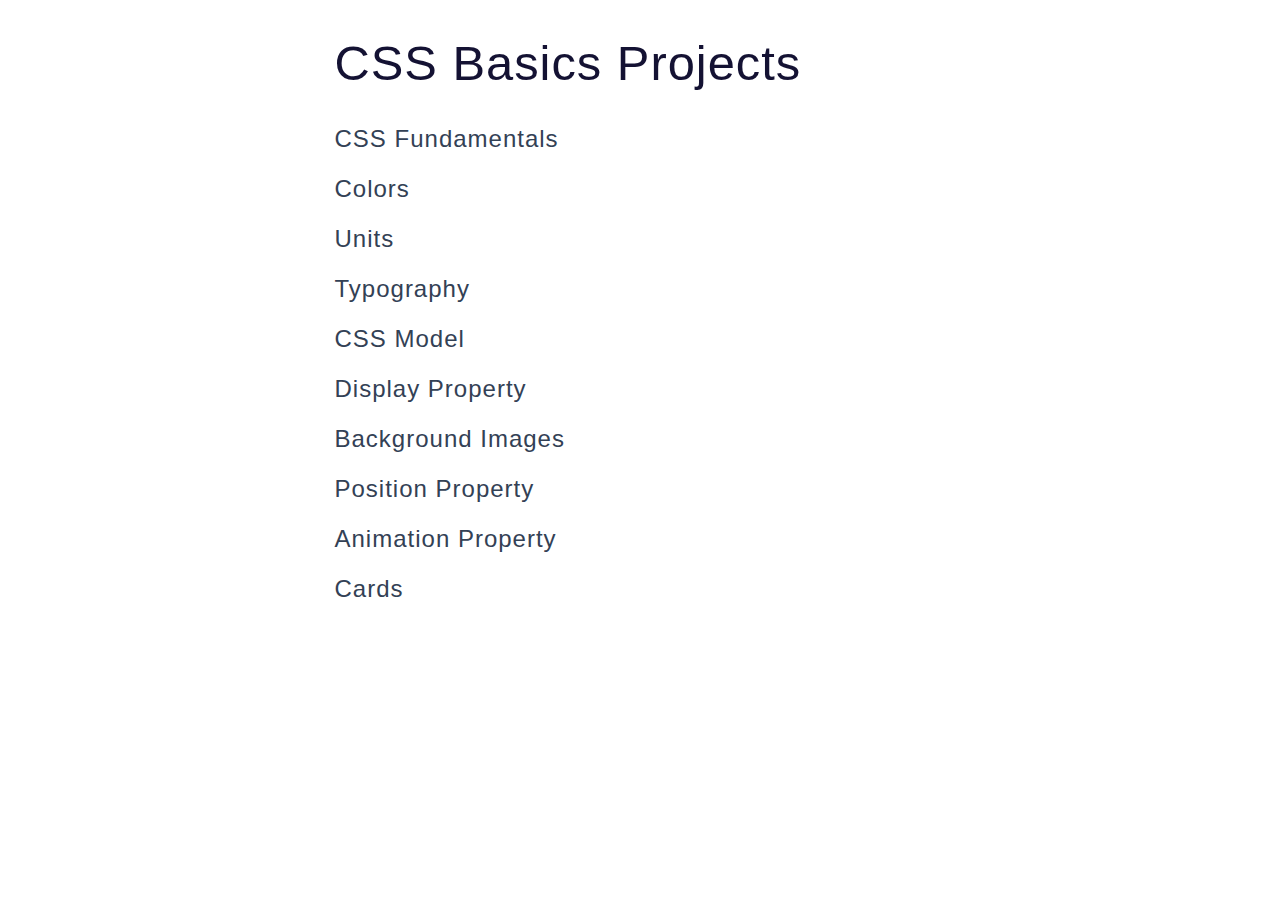
<file: index.html>
<!DOCTYPE html>
<html lang="en">
  <head>
    <meta charset="UTF-8" />
    <meta http-equiv="X-UA-Compatible" content="IE=edge" />
    <meta name="viewport" content="width=device-width, initial-scale=1.0" />
    <title>CSS Basics Projects</title>
    <!-- normalize -->
    <link rel="stylesheet" href="./normalize.css" />
    <!-- font-awesome -->
    <link
      rel="stylesheet"
      href="https://cdnjs.cloudflare.com/ajax/libs/font-awesome/5.14.0/css/all.min.css"
    />
    <!-- Stylesheet -->
    <link rel="stylesheet" href="./styles.css" />
  </head>
  <body>
    <section class="section">
      <h1 class="section-title">CSS Basics Projects</h1>
      <ul class="projects">
        <li class="project-title">
          <a href="./01-css-fundamentals/index.html">
            <span>css</span> fundamentals
          </a>
        </li>
        <li class="project-title">
          <a href="./02-colors/index.html"> colors </a>
        </li>
        <li class="project-title">
          <a href="./03-units/index.html"> units</a>
        </li>
        <li class="project-title">
          <a href="./04-typography/index.html"> typography </a>
        </li>
        <li class="project-title">
          <a href="./05-css-model/index.html"> <span>css</span> model </a>
        </li>
        <li class="project-title">
          <a href="./06-display-property/index.html"> display property </a>
        </li>
        <li class="project-title">
          <a href="./07-background-images/index.html"> background images </a>
        </li>
        <li class="project-title">
          <a href="./08-position-property/index.html"> position property </a>
        </li>
        <li class="project-title">
          <a href="./09-animation-property/index.html"> animation property </a>
        </li>
        <li class="project-title">
          <a href="./10-cards/index.html"> cards </a>
        </li>
      </ul>
    </section>
  </body>
</html>
</file>
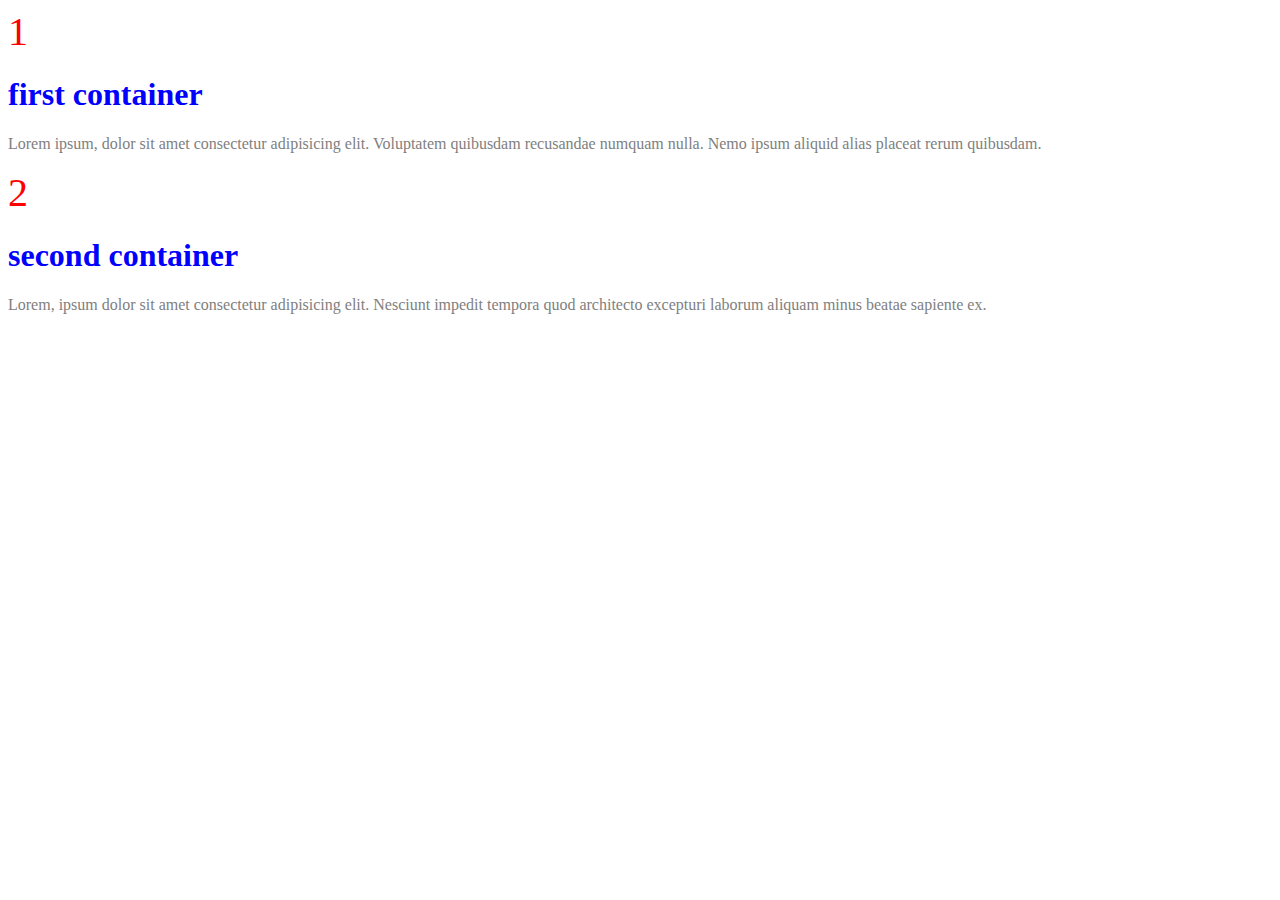
<file: 01-css-fundamentals/index.html>
<!DOCTYPE html>
<html lang="en">
  <head>
    <meta charset="UTF-8" />
    <meta http-equiv="X-UA-Compatible" content="IE=edge" />
    <meta name="viewport" content="width=device-width, initial-scale=1.0" />
    <title>CSS Fundamentals</title>
    <link rel="stylesheet" href="./main.css" />
  </head>
  <body>
    <!-- First container -->
    <div class="container">
      <span class="icon">1</span>
      <h1 id="first-heading">first container</h1>
      <p>
        Lorem ipsum, dolor sit amet consectetur adipisicing elit. Voluptatem
        quibusdam recusandae numquam nulla. Nemo ipsum aliquid alias placeat
        rerum quibusdam.
      </p>
    </div>
    <!-- End of First container -->

    <!-- Second container -->
    <div class="container">
      <span class="icon">2</span>
      <h1 id="second-heading">second container</h1>
      <p>
        Lorem, ipsum dolor sit amet consectetur adipisicing elit. Nesciunt
        impedit tempora quod architecto excepturi laborum aliquam minus beatae
        sapiente ex.
      </p>
    </div>
    <!-- End of Second container -->
  </body>
</html>
</file>
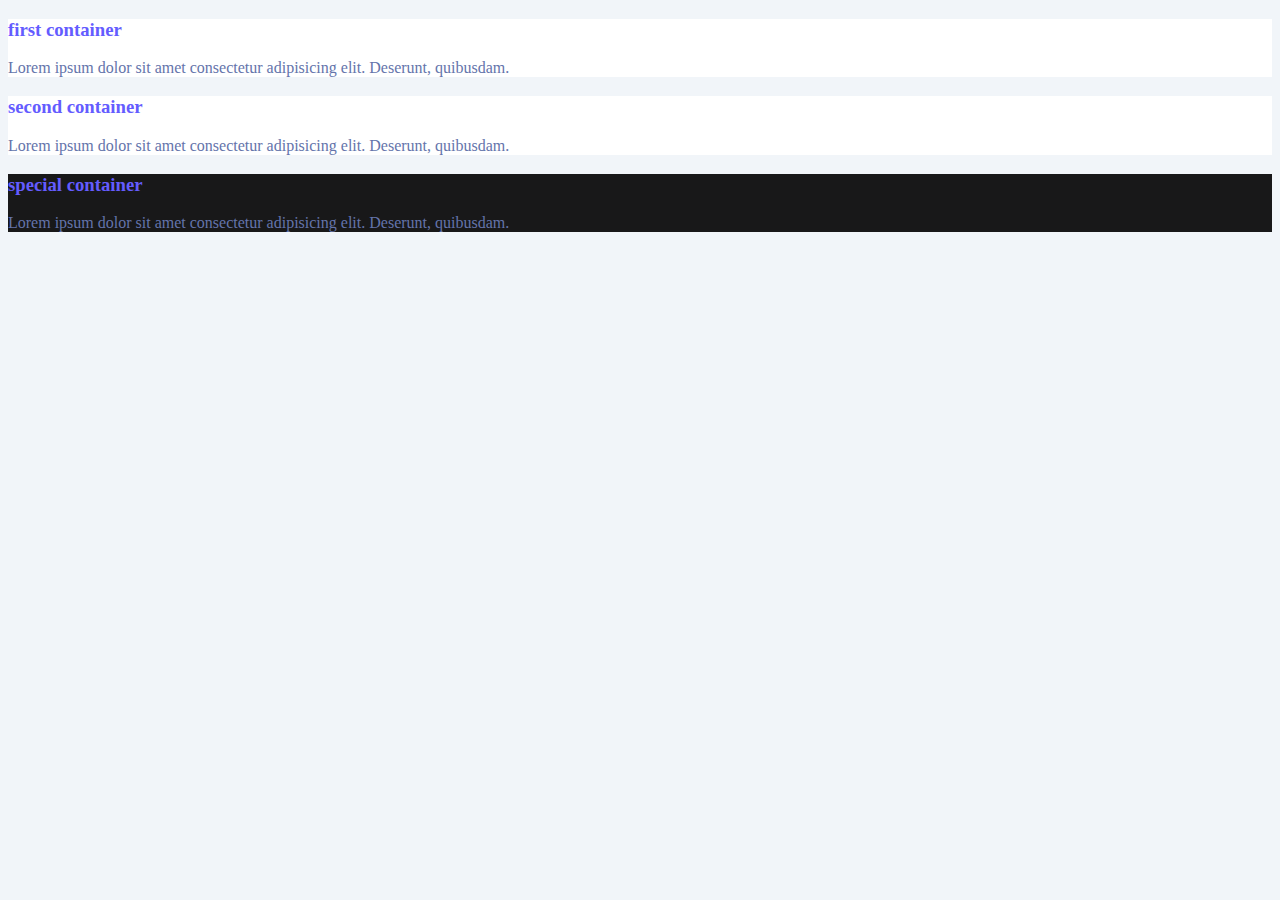
<file: 02-colors/index.html>
<!DOCTYPE html>
<html lang="en">
  <head>
    <meta charset="UTF-8" />
    <meta http-equiv="X-UA-Compatible" content="IE=edge" />
    <meta name="viewport" content="width=device-width, initial-scale=1.0" />
    <title>Colors</title>
    <link rel="stylesheet" href="./main.css" />
  </head>
  <body>
    <!-- First Container -->
    <div class="container">
      <h3>first container</h3>
      <p>
        Lorem ipsum dolor sit amet consectetur adipisicing elit. Deserunt,
        quibusdam.
      </p>
    </div>
    <!-- End of First Container -->

    <!-- Second Container -->
    <div class="container">
      <h3>second container</h3>
      <p>
        Lorem ipsum dolor sit amet consectetur adipisicing elit. Deserunt,
        quibusdam.
      </p>
    </div>
    <!-- End of Second Container -->

    <!-- Third Container -->
    <div class="container special-container">
      <h3>special container</h3>
      <p>
        Lorem ipsum dolor sit amet consectetur adipisicing elit. Deserunt,
        quibusdam.
      </p>
    </div>
    <!-- End of Third Container -->
  </body>
</html>
</file>
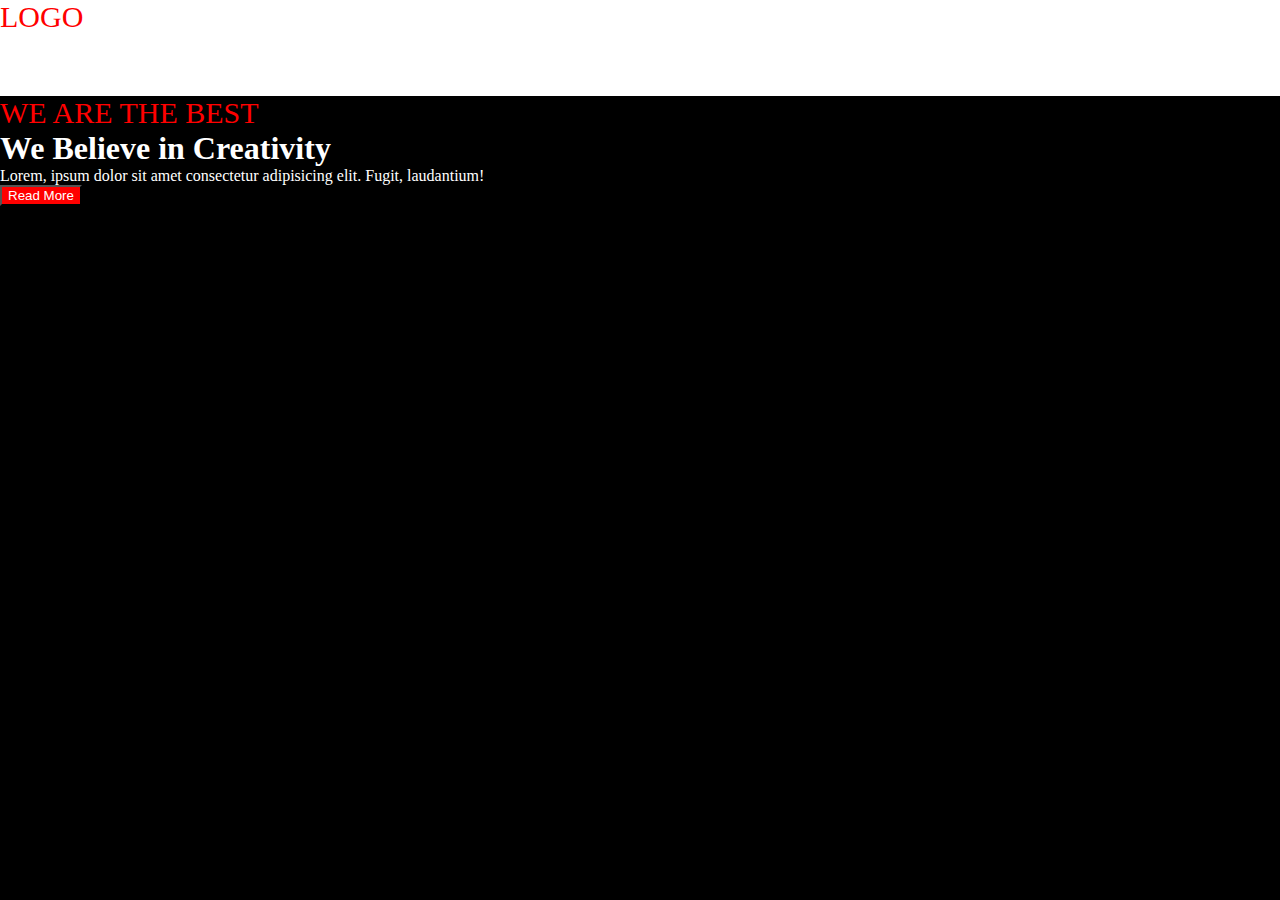
<file: 03-units/index.html>
<!DOCTYPE html>
<html lang="en">
  <head>
    <meta charset="UTF-8" />
    <meta http-equiv="X-UA-Compatible" content="IE=edge" />
    <meta name="viewport" content="width=device-width, initial-scale=1.0" />
    <title>Units</title>
    <link rel="stylesheet" href="./main.css" />
  </head>

  <body>
    <!-- Navbar -->
    <div id="navbar">
      <span class="logo">LOGO</span>
    </div>
    <!-- End of Navbar -->

    <!-- Hero -->
    <div class="hero">
      <span>WE ARE THE BEST</span>
      <h1>We Believe in Creativity</h1>
      <p>
        Lorem, ipsum dolor sit amet consectetur adipisicing elit. Fugit,
        laudantium!
      </p>
      <button class="hero-btn">Read More</button>
    </div>
    <!-- End of Hero -->
  </body>
</html>
</file>
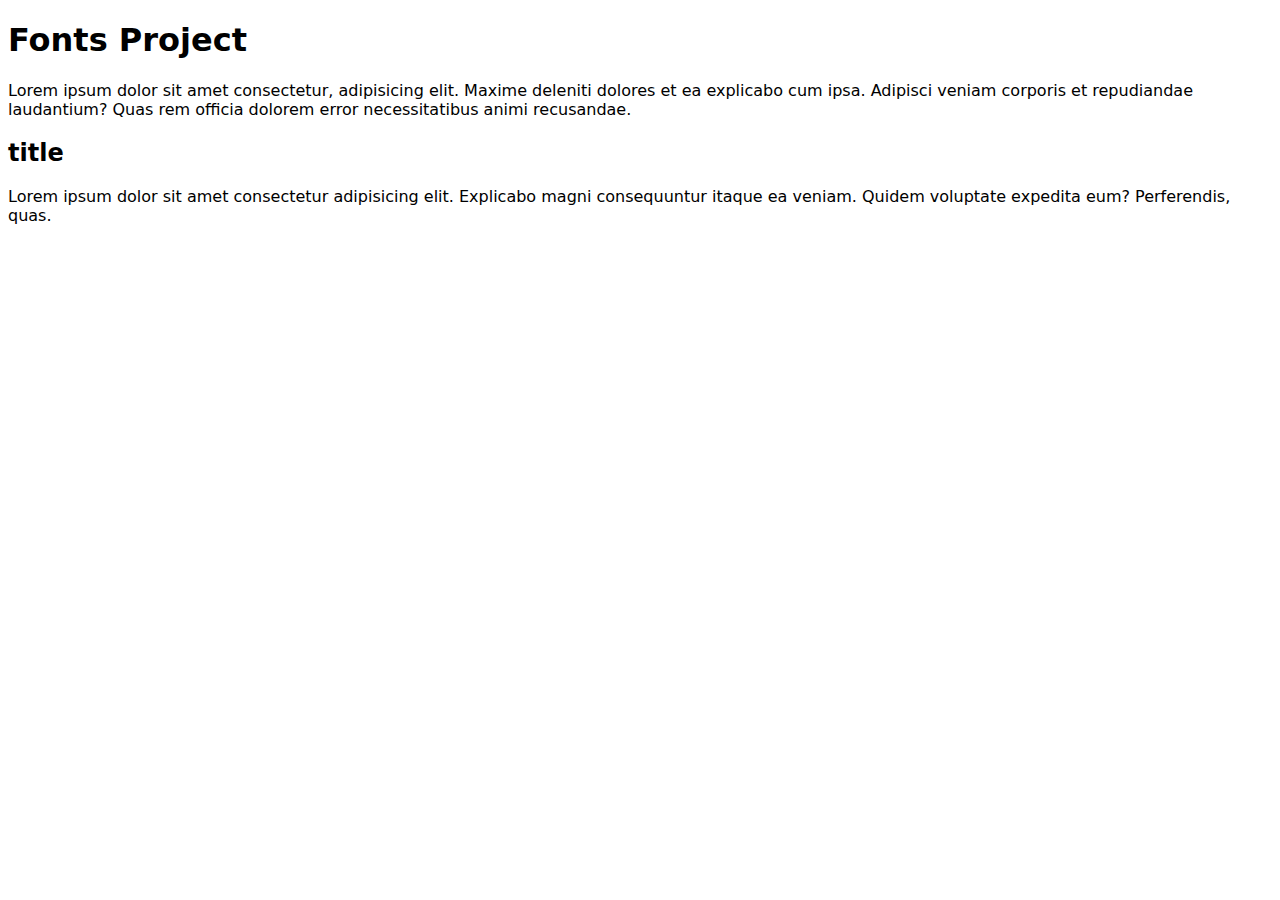
<file: 04-typography/index.html>
<!DOCTYPE html>
<html lang="en">
  <head>
    <meta charset="UTF-8" />
    <meta http-equiv="X-UA-Compatible" content="IE=edge" />
    <meta name="viewport" content="width=device-width, initial-scale=1.0" />
    <title>CSS Typography</title>
    <link rel="stylesheet" href="./main.css" />
  </head>
  <body>
    <h1 class="heading">fonts project</h1>
    <p>
      Lorem ipsum dolor sit amet consectetur, adipisicing elit. Maxime deleniti
      dolores et ea explicabo cum ipsa. Adipisci veniam corporis et repudiandae
      laudantium? Quas rem officia dolorem error necessitatibus animi
      recusandae.
    </p>

    <div class="container">
      <h2>title</h2>
      <p>
        Lorem ipsum dolor sit amet consectetur adipisicing elit. Explicabo magni
        consequuntur itaque ea veniam. Quidem voluptate expedita eum?
        Perferendis, quas.
      </p>
    </div>
  </body>
</html>
</file>
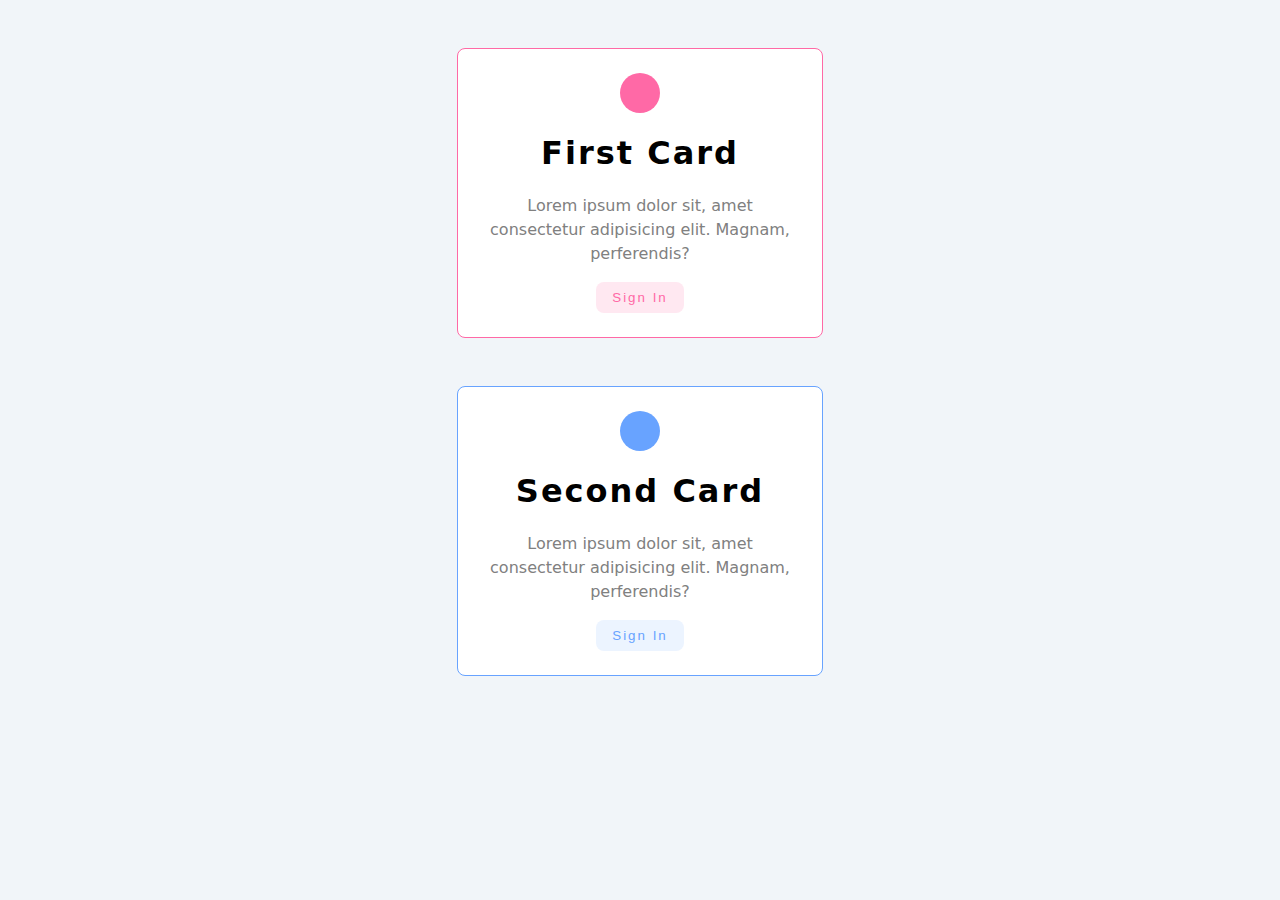
<file: 05-css-model/index.html>
<!DOCTYPE html>
<html lang="en">
  <head>
    <meta charset="UTF-8" />
    <meta http-equiv="X-UA-Compatible" content="IE=edge" />
    <meta name="viewport" content="width=device-width, initial-scale=1.0" />
    <title>CSS Model</title>
    <link rel="stylesheet" href="./main.css" />
  </head>
  <body>
    <!-- First Card -->
    <div class="card card-1">
      <div class="icon"></div>
      <h1 class="title">first card</h1>
      <p class="text">
        Lorem ipsum dolor sit, amet consectetur adipisicing elit. Magnam,
        perferendis?
      </p>
      <button class="btn btn-pink">sign in</button>
    </div>
    <!-- End of First Card -->

    <!-- Second Card -->
    <div class="card card-2">
      <div class="icon"></div>
      <h1 class="title">second card</h1>
      <p class="text">
        Lorem ipsum dolor sit, amet consectetur adipisicing elit. Magnam,
        perferendis?
      </p>
      <button class="btn btn-blue">sign in</button>
    </div>
    <!-- End of Second Card -->
  </body>
</html>
</file>
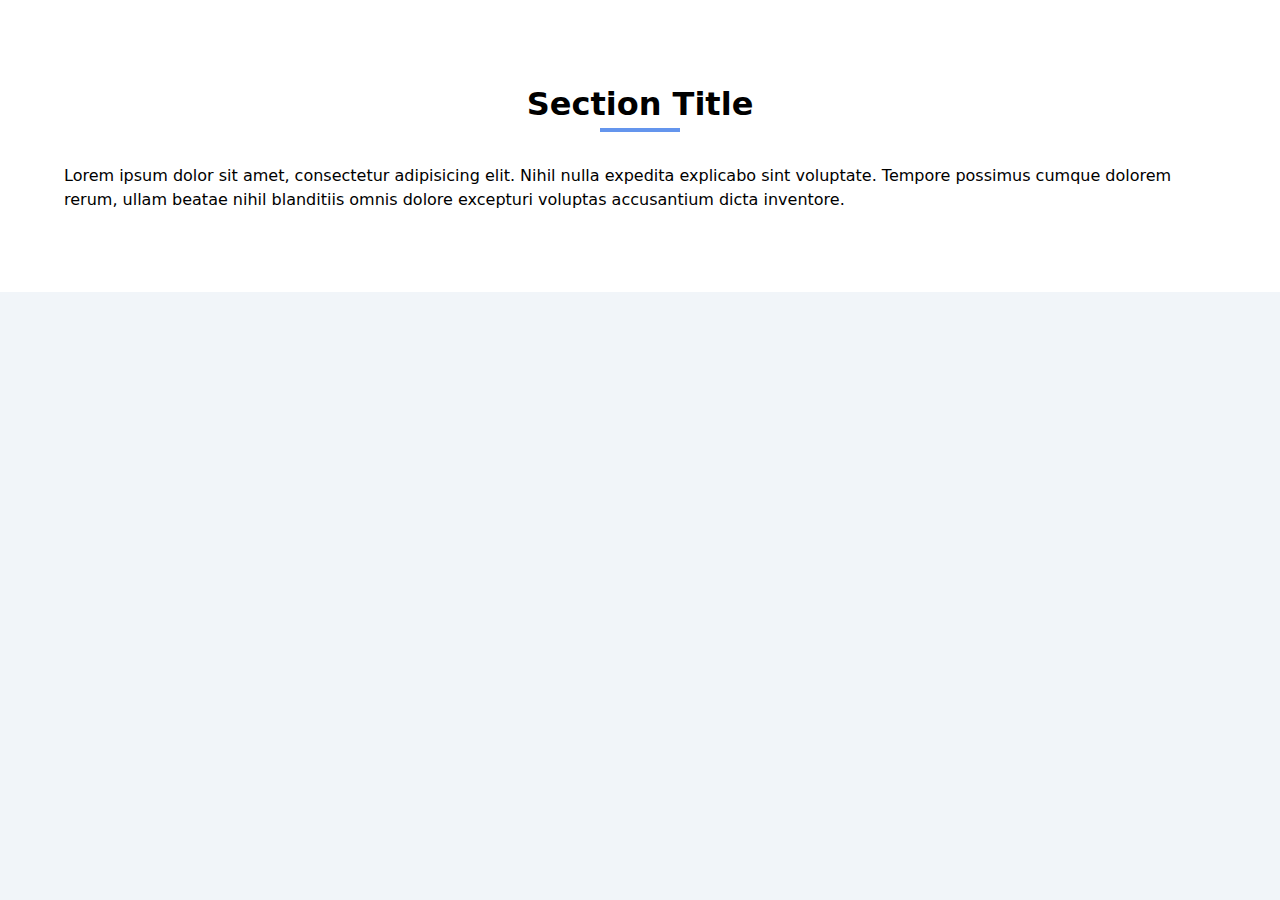
<file: 06-display-property/index.html>
<!DOCTYPE html>
<html lang="en">
  <head>
    <meta charset="UTF-8" />
    <meta http-equiv="X-UA-Compatible" content="IE=edge" />
    <meta name="viewport" content="width=device-width, initial-scale=1.0" />
    <title>Display Property</title>
    <link rel="stylesheet" href="./main.css" />
  </head>

  <body>
    <!-- section -->
    <!-- section title-->
    <div class="section">
      <div class="section-title">
        <h1>section title</h1>
        <div class="title-underline"></div>
      </div>
      <!-- end of section title -->

      <!-- section center -->
      <div class="section-center">
        <p>
          Lorem ipsum dolor sit amet, consectetur adipisicing elit. Nihil nulla
          expedita explicabo sint voluptate. Tempore possimus cumque dolorem
          rerum, ullam beatae nihil blanditiis omnis dolore excepturi voluptas
          accusantium dicta inventore.
        </p>
      </div>
      <!-- end of section center -->
    </div>
  </body>
</html>
</file>
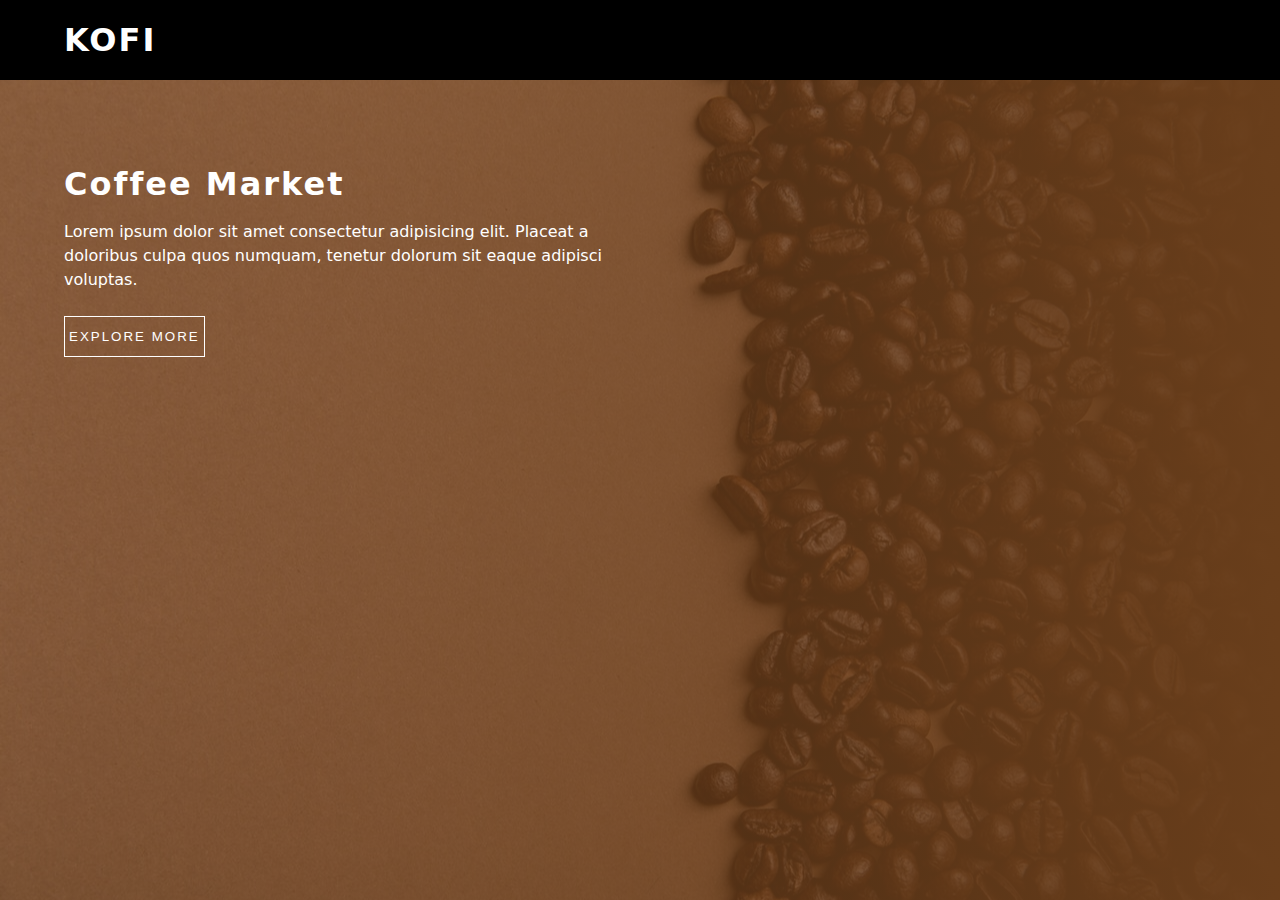
<file: 07-background-images/index.html>
<!DOCTYPE html>
<html lang="en">
  <head>
    <meta charset="UTF-8" />
    <meta http-equiv="X-UA-Compatible" content="IE=edge" />
    <meta name="viewport" content="width=device-width, initial-scale=1.0" />
    <title>Background Images</title>
    <link rel="stylesheet" href="./main.css" />
  </head>

  <body>
    <!-- Navbar -->
    <div class="nav">
      <div class="nav-center">
        <span class="nav-title">kofi</span>
      </div>
    </div>
    <!-- End of Navbar -->

    <!-- Hero -->
    <div class="hero">
      <div class="hero-center">
        <h1>coffee market</h1>
        <p>
          Lorem ipsum dolor sit amet consectetur adipisicing elit. Placeat a
          doloribus culpa quos numquam, tenetur dolorum sit eaque adipisci
          voluptas.
        </p>
        <button class="hero-btn">explore more</button>
      </div>
    </div>
    <!-- End of Hero -->
  </body>
</html>
</file>
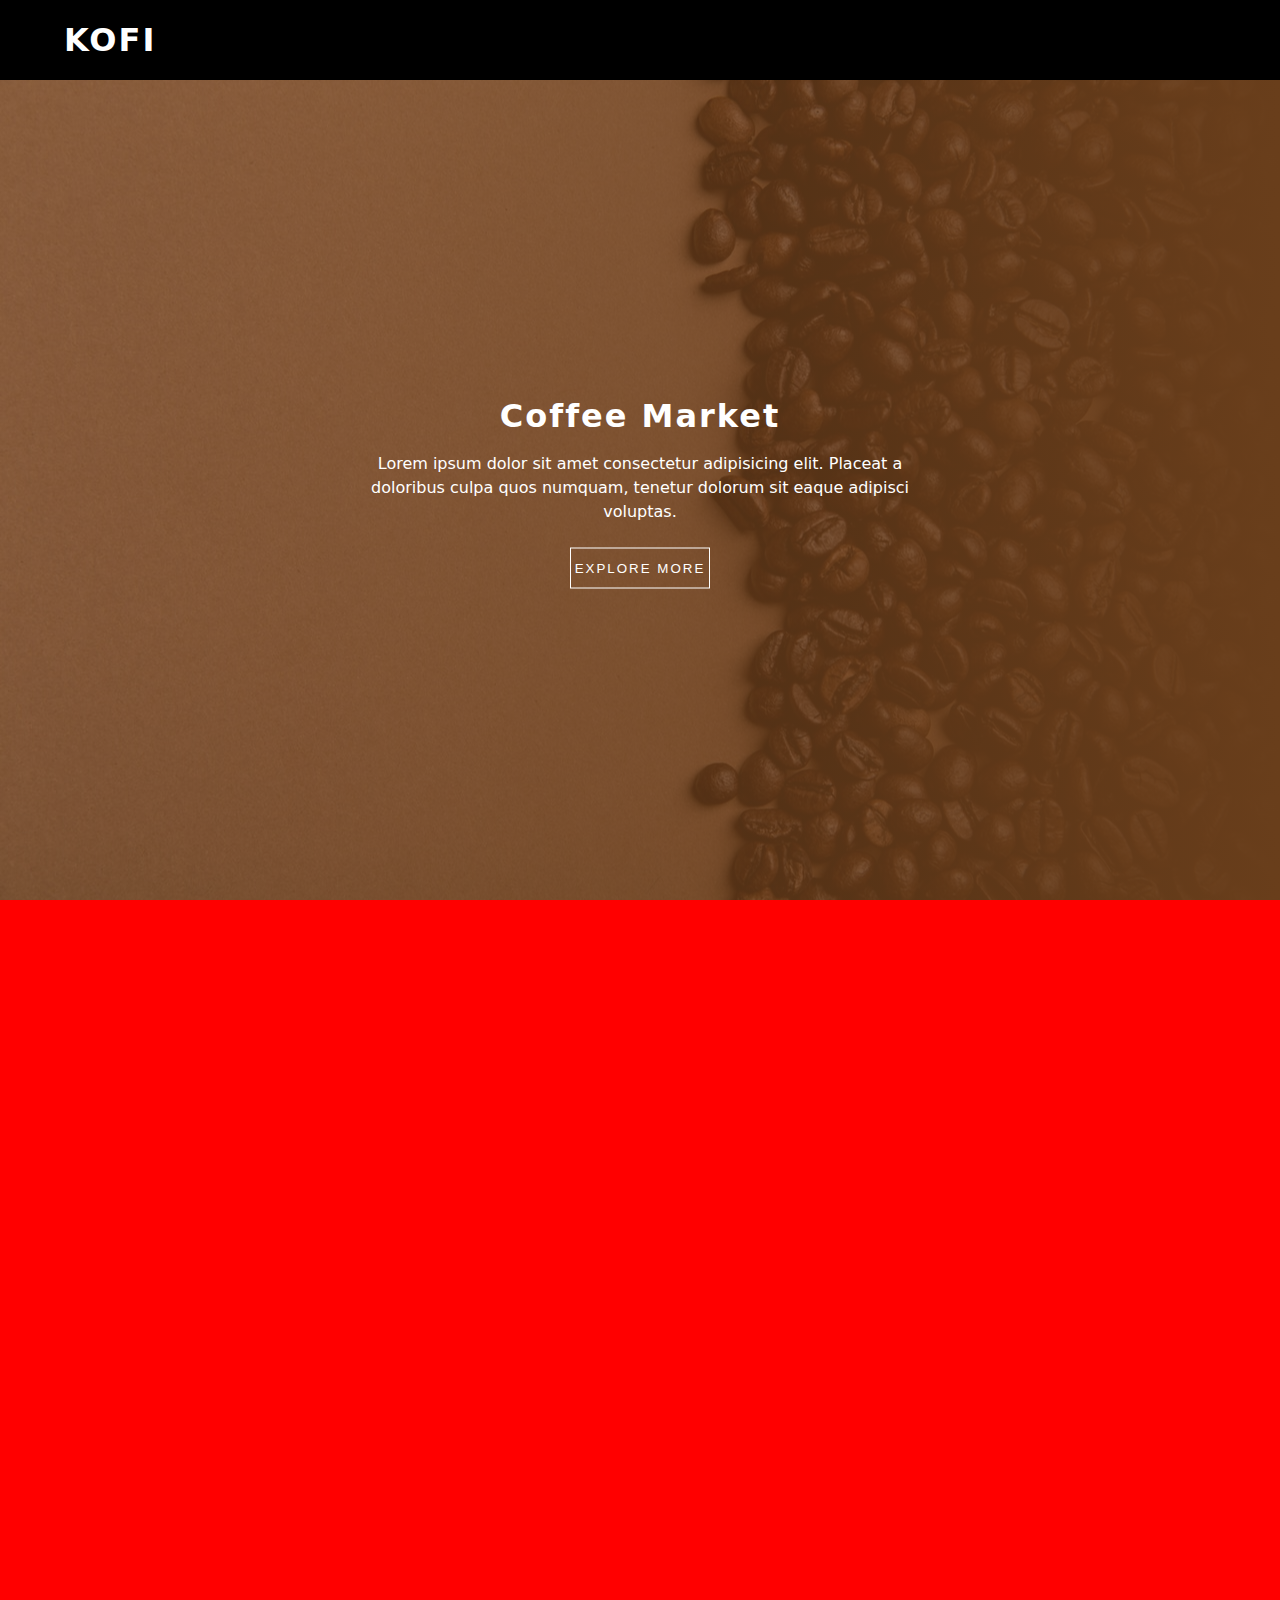
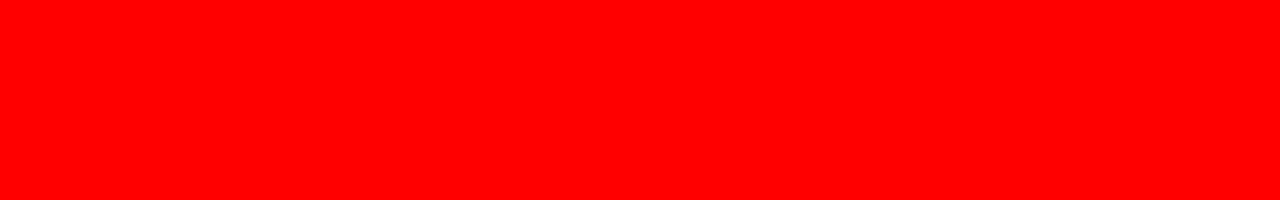
<file: 08-position-property/index.html>
<!DOCTYPE html>
<html lang="en">
  <head>
    <meta charset="UTF-8" />
    <meta http-equiv="X-UA-Compatible" content="IE=edge" />
    <meta name="viewport" content="width=device-width, initial-scale=1.0" />
    <title>Position Property</title>
    <link rel="stylesheet" href="./main.css" />
  </head>

  <body>
    <!-- Navbar -->
    <div class="nav">
      <div class="nav-center">
        <span class="nav-title">kofi</span>
      </div>
    </div>
    <!-- End of Navbar -->

    <!-- Hero -->
    <div class="hero">
      <div class="hero-center">
        <h1>coffee market</h1>
        <p>
          Lorem ipsum dolor sit amet consectetur adipisicing elit. Placeat a
          doloribus culpa quos numquam, tenetur dolorum sit eaque adipisci
          voluptas.
        </p>
        <button class="hero-btn">explore more</button>
      </div>
    </div>
    <!-- End of Hero -->

    <!-- Temporary Content -->
    <div class="temp"></div>
  </body>
</html>
</file>
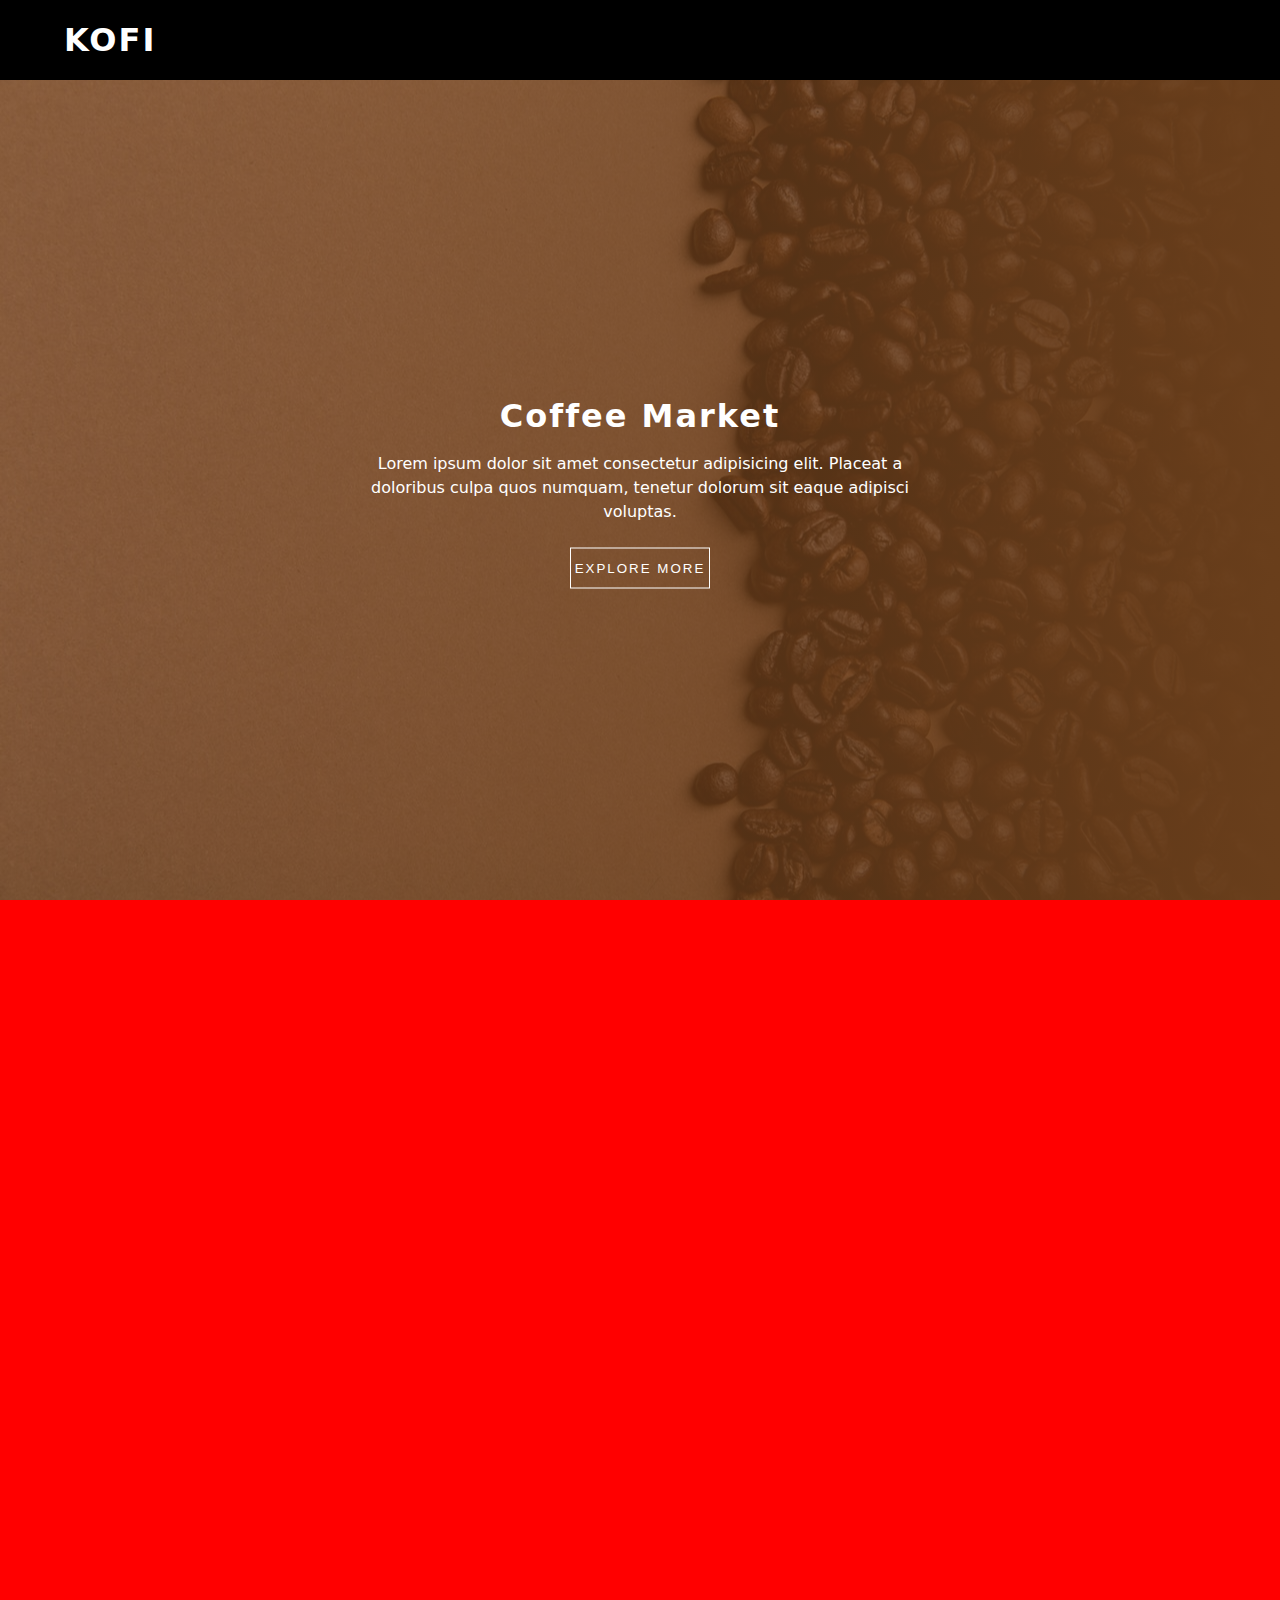
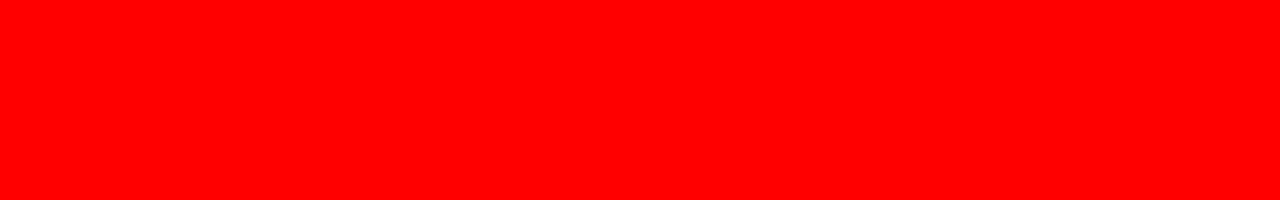
<file: 09-animation-property/index.html>
<!DOCTYPE html>
<html lang="en">
  <head>
    <meta charset="UTF-8" />
    <meta http-equiv="X-UA-Compatible" content="IE=edge" />
    <meta name="viewport" content="width=device-width, initial-scale=1.0" />
    <title>Animation Property</title>
    <link rel="stylesheet" href="./main.css" />
  </head>

  <body>
    <!-- Navbar -->
    <div class="nav">
      <div class="nav-center">
        <span class="nav-title">kofi</span>
      </div>
    </div>
    <!-- End of Navbar -->

    <!-- Hero -->
    <div class="hero">
      <div class="hero-center">
        <div class="hero-text">
          <h1>coffee market</h1>
          <p>
            Lorem ipsum dolor sit amet consectetur adipisicing elit. Placeat a
            doloribus culpa quos numquam, tenetur dolorum sit eaque adipisci
            voluptas.
          </p>
        </div>
        <button class="hero-btn">explore more</button>
      </div>
    </div>
    <!-- End of Hero -->

    <!-- Temporary Content -->
    <div class="temp"></div>
  </body>
</html>
</file>
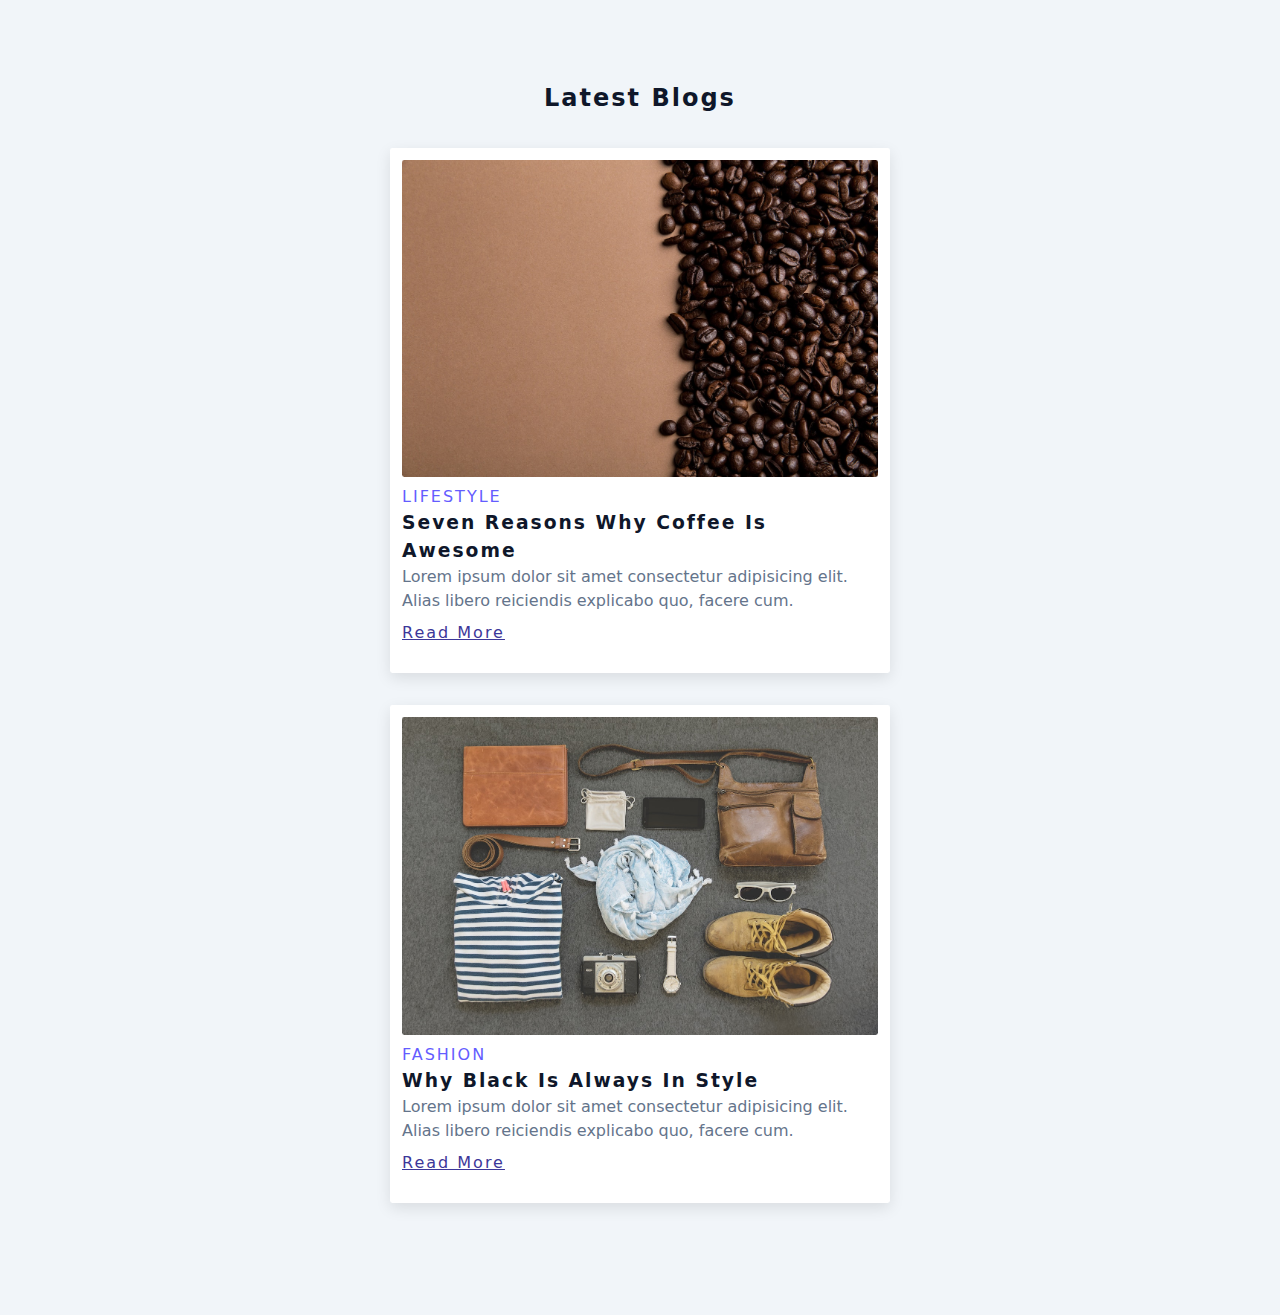
<file: 10-cards/index.html>
<!DOCTYPE html>
<html lang="en">
  <head>
    <meta charset="UTF-8" />
    <meta http-equiv="X-UA-Compatible" content="IE=edge" />
    <meta name="viewport" content="width=device-width, initial-scale=1.0" />
    <title>Cards</title>
    <!-- Font Awesome -->
    <link
      rel="stylesheet"
      href="https://cdnjs.cloudflare.com/ajax/libs/font-awesome/6.2.0/css/all.min.css"
      integrity="sha512-xh6O/CkQoPOWDdYTDqeRdPCVd1SpvCA9XXcUnZS2FmJNp1coAFzvtCN9BmamE+4aHK8yyUHUSCcJHgXloTyT2A=="
      crossorigin="anonymous"
      referrerpolicy="no-referrer"
    />
    <!-- CSS -->
    <link rel="stylesheet" href="./main.css" />
  </head>

  <body>
    <!-- Blogs Section -->
    <section class="blogs">
      <!-- Section Title -->
      <div class="section-title">
        <h2>latest blogs</h2>
      </div>
      <!-- End of Section Title -->

      <!-- Blogs Center -->
      <div class="blogs-center">
        <!-- First Blog -->
        <article class="blog">
          <img src="./assets/coffee.jpg" alt="coffee" class="img blog-img" />

          <!-- Blog Content -->
          <div class="blog-content">
            <span>lifestyle <i class="fa-solid fa-mug-hot"></i> </span>
            <h3>seven reasons why coffee is awesome</h3>
            <p>
              Lorem ipsum dolor sit amet consectetur adipisicing elit. Alias
              libero reiciendis explicabo quo, facere cum.
            </p>
            <a href="#">read more</a>
          </div>
          <!-- End of Blog Content -->
        </article>
        <!-- End of First Blog -->

        <!-- Second Blog -->
        <article class="blog">
          <img src="./assets/fashion.jpg" alt="fashion" class="img blog-img" />

          <!-- Blog Content -->
          <!-- End of Blog Content -->
          <div class="blog-content">
            <span>fashion <i class="fa-solid fa-shirt"></i> </span>
            <h3>why black is always in style</h3>
            <p>
              Lorem ipsum dolor sit amet consectetur adipisicing elit. Alias
              libero reiciendis explicabo quo, facere cum.
            </p>
            <a href="#">read more</a>
          </div>
        </article>
        <!-- End of Second Blog -->
      </div>
      <!-- End of Blogs Center -->
    </section>
    <!-- End of Blogs Section -->
  </body>
</html>
</file>
<file: styles.css>
*,
::after,
::before {
  box-sizing: border-box;
}
/* fonts */

@import url("https://fonts.googleapis.com/css2?family=Roboto:wght@400;500;600&family=Montserrat&display=swap");
html {
  font-size: 100%;
} /*16px*/

:root {
  /* colors */
  --primary-100: #e2e0ff;
  --primary-200: #c1beff;
  --primary-300: #a29dff;
  --primary-400: #837dff;
  --primary-500: #645cff;
  --primary-600: #504acc;
  --primary-700: #3c3799;
  --primary-800: #282566;
  --primary-900: #141233;

  /* grey */
  --grey-50: #f8fafc;
  --grey-100: #f1f5f9;
  --grey-200: #e2e8f0;
  --grey-300: #cbd5e1;
  --grey-400: #94a3b8;
  --grey-500: #64748b;
  --grey-600: #475569;
  --grey-700: #334155;
  --grey-800: #1e293b;
  --grey-900: #0f172a;
  /* rest of the colors */
  --black: #222;
  --white: #fff;
  --red-light: #f8d7da;
  --red-dark: #842029;
  --green-light: #d1e7dd;
  --green-dark: #0f5132;

  /* fonts  */
  --headingFont: "Roboto", sans-serif;
  --bodyFont: "Nunito", sans-serif;
  --smallText: 0.7em;
  /* rest of the vars */
  --backgroundColor: var(--grey-50);
  --textColor: var(--grey-900);
  --borderRadius: 0.25rem;
  --letterSpacing: 1px;
  --transition: 0.3s ease-in-out all;
  --max-width: 1120px;
  --fixed-width: 600px;

  /* box shadow*/
  --shadow-1: 0 1px 3px 0 rgba(0, 0, 0, 0.1), 0 1px 2px 0 rgba(0, 0, 0, 0.06);
  --shadow-2: 0 4px 6px -1px rgba(0, 0, 0, 0.1),
    0 2px 4px -1px rgba(0, 0, 0, 0.06);
  --shadow-3: 0 10px 15px -3px rgba(0, 0, 0, 0.1),
    0 4px 6px -2px rgba(0, 0, 0, 0.05);
  --shadow-4: 0 20px 25px -5px rgba(0, 0, 0, 0.1),
    0 10px 10px -5px rgba(0, 0, 0, 0.04);
}

body {
  background: var(--white);
  font-family: var(--bodyFont);
  font-weight: 400;
  line-height: 1.75;
  color: var(--textColor);
}

p {
  margin-bottom: 1.5rem;
  max-width: 40em;
}

h1,
h2,
h3,
h4,
h5 {
  margin: 0;
  margin-bottom: 1.38rem;
  font-family: var(--headingFont);
  font-weight: 400;
  line-height: 1.3;
  text-transform: capitalize;
  letter-spacing: var(--letterSpacing);
}

h1 {
  margin-top: 0;
  font-size: 3.052rem;
}

h2 {
  font-size: 2.441rem;
}

h3 {
  font-size: 1.953rem;
}

h4 {
  font-size: 1.563rem;
}

h5 {
  font-size: 1.25rem;
}

small,
.text-small {
  font-size: var(--smallText);
}

a {
  text-decoration: none;
}
ul {
  list-style-type: none;
  padding: 0;
}

.img {
  width: 100%;
  display: block;
  object-fit: cover;
}
/* buttons */

.btn {
  cursor: pointer;
  color: var(--white);
  background: var(--primary-500);
  border: transparent;
  border-radius: var(--borderRadius);
  letter-spacing: var(--letterSpacing);
  padding: 0.375rem 0.75rem;
  box-shadow: var(--shadow-1);
  transition: var(--transition);
  text-transform: capitalize;
  display: inline-block;
}
.btn:hover {
  background: var(--primary-700);
  box-shadow: var(--shadow-3);
}
.btn-hipster {
  color: var(--primary-500);
  background: var(--primary-200);
}
.btn-hipster:hover {
  color: var(--primary-200);
  background: var(--primary-700);
}
.btn-block {
  width: 100%;
}

/* alerts */
.alert {
  padding: 0.375rem 0.75rem;
  margin-bottom: 1rem;
  border-color: transparent;
  border-radius: var(--borderRadius);
}

.alert-danger {
  color: var(--red-dark);
  background: var(--red-light);
}
.alert-success {
  color: var(--green-dark);
  background: var(--green-light);
}
/* form */

.form {
  width: 90vw;
  max-width: var(--fixed-width);
  background: var(--white);
  border-radius: var(--borderRadius);
  box-shadow: var(--shadow-2);
  padding: 2rem 2.5rem;
  margin: 3rem auto;
}
.form-label {
  display: block;
  font-size: var(--smallText);
  margin-bottom: 0.5rem;
  text-transform: capitalize;
  letter-spacing: var(--letterSpacing);
}
.form-input,
.form-textarea {
  width: 100%;
  padding: 0.375rem 0.75rem;
  border-radius: var(--borderRadius);
  background: var(--backgroundColor);
  border: 1px solid var(--grey-200);
}

.form-row {
  margin-bottom: 1rem;
}

.form-textarea {
  height: 7rem;
}
::placeholder {
  font-family: inherit;
  color: var(--grey-400);
}
.form-alert {
  color: var(--red-dark);
  letter-spacing: var(--letterSpacing);
  text-transform: capitalize;
}
/* alert */

@keyframes spinner {
  to {
    transform: rotate(360deg);
  }
}

.loading {
  width: 6rem;
  height: 6rem;
  border: 5px solid var(--grey-400);
  border-radius: 50%;
  border-top-color: var(--primary-500);
  animation: spinner 0.6s linear infinite;
}
.loading {
  margin: 0 auto;
}
/* title */

.title {
  text-align: center;
}

.title-underline {
  background: var(--primary-500);
  width: 7rem;
  height: 0.25rem;
  margin: 0 auto;
  margin-top: -1rem;
}
/*
======================== 
HTML & CSS Mini Projects
========================
*/
.section {
  width: 90vw;
  max-width: 675px;
  margin: 0 auto;
  padding: 2rem;
  overflow: hidden;
}
.section-title {
  color: var(--primary-900);
}
.projects {
  width: 90vw;
  max-width: 675px;
  margin: 0 auto;
  /* overflow: hidden; */
}
.project-title {
  margin: 0;
}
.project-title span {
  text-transform: uppercase;
}
.project-title a {
  color: var(--grey-700);
  font-size: 1.5rem;
  letter-spacing: var(--letterSpacing);
  text-transform: capitalize;
  margin: 0.5rem 0;
  /* padding: 0.5rem 0; */
  /* margin-bottom: 1rem; */
  transition: var(--transition);
  display: block;
}
.project-title a:hover {
  color: var(--primary-500);
  background: var(--primary-100);
  padding: 0.5rem 3.5rem;
  transform: scale(1.2);
}
</file>
<file: 01-css-fundamentals/main.css>
.icon {
    color: red;
    font-size: 40px;
}

#first-heading {
    color: blue;
}

#second-heading {
    color: blue;
}

.container p {
    color: gray;
}
</file>
<file: 02-colors/main.css>
body {
    background: #f1f5f9;
}

.container {
    background: #fff;
}

h3 {
    color: #645cff;
}

.special-container {
    background: rgba(0, 0, 0, 0.9);
}

p {
    color: #6474ab;
}
</file>
<file: 03-units/main.css>
* {
  margin: 0;
}

#navbar {
  background: white;
  height: 6rem;
}

.logo {
  color: red;
  font-size: 30px;
}

.hero {
  background: black;
  min-height: calc(100vh - 6rem);
  color: white;
}

.hero span {
  color: red;
  font-size: 30px;
}

.hero button {
  background: red;
  color: white;
}
</file>
<file: 04-typography/main.css>
/* Google Fonts */

@import url("https://fonts.googleapis.com/css2?family=Roboto:ital,wght@0,400;0,700;1,500&family=Trade+Winds&display=swap");

/* body {
  font-family: "Roboto", sans-serif;
}

h1,
h2 {
  font-family: "Trade Winds", cursive;
} */

body {
  font-family: system-ui, -apple-system, BlinkMacSystemFont, "Segoe UI", Roboto,
    Oxygen, Ubuntu, Cantarell, "Open Sans", "Helvetica Neue", sans-serif;
}

h1 {
  text-transform: capitalize;
}
</file>
<file: 05-css-model/main.css>
/* 
- light grey #f1f5f9
- white #fff
- light pink #ffe8f1
- dark pink #ff69a6
- light blue #ecf4ff
- dark blue #68a3ff 
*/

body {
  font-family: system-ui, -apple-system, BlinkMacSystemFont, "Segoe UI", Roboto,
    Oxygen, Ubuntu, Cantarell, "Open Sans", "Helvetica Neue", sans-serif;
  background: #f1f5f9;
}

.card {
  background: #fff;
  padding: 1.5rem 2rem;
  text-align: center;
  margin: 3rem;
  max-width: 300px;
  border-radius: 0.5rem;
  border: 1px solid transparent;
  margin: 3rem auto; /* overriding the margin to center */
}

.card-1 {
  border-color: #ff69a6;
}

.card-2 {
  border-color: #68a3ff;
}

.icon {
  width: 40px;
  height: 40px;
  border-radius: 50%;
  margin: 0 auto;
}

.card-1 .icon {
  background: #ff69a6;
}

.card-2 .icon {
  background: #68a3ff;
}

.title {
  text-transform: capitalize;
  letter-spacing: 2px;
}

.text {
  line-height: 1.5;
  color: grey;
}

.btn {
  text-transform: capitalize;
  border-radius: 0.5rem;
  border: transparent;
  padding: 0.5rem 1rem;
  letter-spacing: 2px;
}

.btn-pink {
  color: #ff69a6;
  background: #ffe8f1;
}

.btn-blue {
  color: #68a3ff;
  background: #ecf4ff;
}
</file>
<file: 06-display-property/main.css>
* {
  margin: 0;
}
body {
  font-family: system-ui, -apple-system, BlinkMacSystemFont, "Segoe UI", Roboto,
    Oxygen, Ubuntu, Cantarell, "Open Sans", "Helvetica Neue", sans-serif;
  background: #f1f5f9;
}

.section {
  padding: 5rem 0;
  background: #fff;
  line-height: 1.5;
}

.section-title {
  text-align: center;
  text-transform: capitalize;
}

.title-underline {
  background: cornflowerblue;
  height: 0.25rem;
  width: 5rem;
  margin: 0 auto;
  margin-bottom: 2rem;
}

.section-center {
  width: 90vw;
  margin: 0 auto;
  max-width: 1170px;
}
</file>
<file: 07-background-images/main.css>
* {
  margin: 0;
  padding: 0;
  box-sizing: border-box;
}

body {
  font-family: system-ui, -apple-system, BlinkMacSystemFont, "Segoe UI", Roboto,
    Oxygen, Ubuntu, Cantarell, "Open Sans", "Helvetica Neue", sans-serif;
  line-height: 1.5;
}

.nav {
  height: 5rem;
  background: black;
  padding: 1rem 0;
}

.nav-title {
  color: #fff;
  text-transform: uppercase;
  font-size: 2rem;
  font-weight: 700;
  letter-spacing: 2px;
}

.nav-center {
  width: 90vw;
  max-width: 1170px;
  margin: 0 auto;
  /* border: 2px solid red;
  padding: 0 2rem; */
}

.hero {
  background: linear-gradient(
      to right,
      rgba(105, 62, 27, 0.5),
      rgba(105, 62, 27, 1)
    ),
    url("./hero-bcg.jpg") no-repeat center/cover;
  height: calc(100vh - 5rem);
}

.hero-center {
  color: #fff;
  width: 90vw;
  max-width: 1170px;
  margin: 0 auto;
  /* border: 2px solid red; */
  padding: 5rem 0;
}

.hero-center h1 {
  letter-spacing: 2px;
  text-transform: capitalize;
  margin-bottom: 0.75rem;
}

.hero-center p {
  margin-bottom: 1.5rem;
  max-width: 35rem;
}

.hero-btn {
  padding: 0.75rem 0.25rem;
  border: 1px solid #fff;
  background: transparent;
  text-transform: uppercase;
  color: #fff;
  letter-spacing: 2px;
}
</file>
<file: 08-position-property/main.css>
* {
  margin: 0;
  padding: 0;
  box-sizing: border-box;
}

body {
  font-family: system-ui, -apple-system, BlinkMacSystemFont, "Segoe UI", Roboto,
    Oxygen, Ubuntu, Cantarell, "Open Sans", "Helvetica Neue", sans-serif;
  line-height: 1.5;
}

.nav {
  height: 5rem;
  background: black;
  padding: 1rem 0;
  position: sticky;
  top: 0;
  /* z-index */
  z-index: 2;
}

.nav-title {
  color: #fff;
  text-transform: uppercase;
  font-size: 2rem;
  font-weight: 700;
  letter-spacing: 2px;
}

.nav-center {
  width: 90vw;
  max-width: 1170px;
  margin: 0 auto;
  /* border: 2px solid red;
  padding: 0 2rem; */
}

.hero {
  min-height: calc(100vh - 5rem);
  background: rgb(105, 62, 27);
  position: relative;
}

@media screen and (min-width: 768px) {
  .hero {
    background: linear-gradient(
        to right,
        rgba(105, 62, 27, 0.5),
        rgba(105, 62, 27, 1)
      ),
      url("./hero-bcg.jpg") no-repeat center/cover;
  }
}

.hero-center {
  color: #fff;
  width: 90vw;
  max-width: 1170px;
  margin: 0 auto;
  /* border: 2px solid red; */
  padding: 5rem 0;
  position: absolute;
  top: 50%;
  left: 50%;
  transform: translate(-50%, -50%);
  text-align: center;
}

.hero-center h1 {
  letter-spacing: 2px;
  text-transform: capitalize;
  margin-bottom: 0.75rem;
}

.hero-center p {
  max-width: 35rem;
  margin: 0 auto;
  margin-bottom: 1.5rem;
}

.hero-btn {
  padding: 0.75rem 0.25rem;
  border: 1px solid #fff;
  background: transparent;
  text-transform: uppercase;
  color: #fff;
  letter-spacing: 2px;
}

.temp {
  background: red;
  height: 100vh;
}
</file>
<file: 09-animation-property/main.css>
* {
  margin: 0;
  padding: 0;
  box-sizing: border-box;
}

body {
  font-family: system-ui, -apple-system, BlinkMacSystemFont, "Segoe UI", Roboto,
    Oxygen, Ubuntu, Cantarell, "Open Sans", "Helvetica Neue", sans-serif;
  line-height: 1.5;
}

.nav {
  height: 5rem;
  background: black;
  padding: 1rem 0;
  position: sticky;
  top: 0;
  /* z-index */
  z-index: 2;
}

.nav-title {
  color: #fff;
  text-transform: uppercase;
  font-size: 2rem;
  font-weight: 700;
  letter-spacing: 2px;
}

.nav-center {
  width: 90vw;
  max-width: 1170px;
  margin: 0 auto;
  /* border: 2px solid red;
  padding: 0 2rem; */
}

.hero {
  min-height: calc(100vh - 5rem);
  background: rgb(105, 62, 27);
  position: relative;
}

@media screen and (min-width: 768px) {
  .hero {
    background: linear-gradient(
        to right,
        rgba(105, 62, 27, 0.5),
        rgba(105, 62, 27, 1)
      ),
      url("./hero-bcg.jpg") no-repeat center/cover;
  }
}

.hero-center {
  color: #fff;
  width: 90vw;
  max-width: 1170px;
  margin: 0 auto;
  /* border: 2px solid red; */
  padding: 5rem 0;
  position: absolute;
  top: 50%;
  left: 50%;
  transform: translate(-50%, -50%);
  text-align: center;
}

.hero-center h1 {
  letter-spacing: 2px;
  text-transform: capitalize;
  margin-bottom: 0.75rem;
}

.hero-center p {
  max-width: 35rem;
  margin: 0 auto;
  margin-bottom: 1.5rem;
}

.hero-text {
  animation: slideFromTop 5s ease-in-out 1;
}

.hero-btn {
  padding: 0.75rem 0.25rem;
  border: 1px solid #fff;
  background: transparent;
  text-transform: uppercase;
  color: #fff;
  letter-spacing: 2px;
  animation: slideFromBottom 5s ease-in-out 1;
}

.temp {
  background: red;
  height: 100vh;
}

/* animations */

@keyframes slideFromTop {
  0% {
    opacity: 0;
    transform: translateY(-100px);
  }
  100% {
    opacity: 1;
    transform: translateY(0);
  }
}

@keyframes slideFromBottom {
  0% {
    opacity: 0;
    transform: translateY(100px);
  }
  100% {
    opacity: 1;
    transform: translateY(0);
  }
}
</file>
<file: 10-cards/main.css>
* {
  margin: 0;
  padding: 0;
  box-sizing: border-box;
}

:root {
  --primary: #645cff;
  --primary-dark: #3c3799;
  --grey-light: #f1f5f9;
  --grey: #64748b;
  --grey-dark: #0f172a;
  --black: #222;
  --white: #fff;
  --fluid-width: 90vw;
  --max-width: 1170px;
  --letter-spacing: 2px;
  --border-radius: 0.15rem;
  --shadow-light: 0 5px 15px rgba(0, 0, 0, 0.1);
  --shadow-dark: 0 5px 15px rgba(0, 0, 0, 0.2);
  --transition: 0.3s ease-in-out all;
}

body {
  font-family: system-ui, -apple-system, BlinkMacSystemFont, "Segoe UI", Roboto,
    Oxygen, Ubuntu, Cantarell, "Open Sans", "Helvetica Neue", sans-serif;
  line-height: 1.5;
  background: var(--grey-light);
  color: var(--grey-dark);
}

/* #img {
  width: 100%;
  display: block;
  object-fit: cover;
} */

.img {
  width: 100%;
  display: block;
  object-fit: cover;
}

.blogs {
  padding: 5rem 0;
}

.section-title {
  text-transform: capitalize;
  text-align: center;
  letter-spacing: var(--letter-spacing);
  margin-bottom: 2rem;
}

.blogs-center {
  width: var(--fluid-width);
  max-width: var(--max-width);
  margin: 0 auto;
  /* temp */
  max-width: 500px;
}

.blog {
  background: var(--white);
  padding: 0.75rem;
  border-radius: var(--border-radius);
  margin-bottom: 2rem;
  box-shadow: var(--shadow-light);
  transition: var(--transition);
}

.blog:hover {
  box-shadow: var(--shadow-dark);
}

.blog-img {
  border-radius: var(--border-radius);
  margin-bottom: 0.5rem;
}

.blog-content {
  margin-bottom: 1rem;
}

.blog-content span {
  text-transform: uppercase;
  color: var(--primary);
  letter-spacing: var(--letter-spacing);
  font-weight: 500;
}
.blog-content h3 {
  text-transform: capitalize;
  letter-spacing: var(--letter-spacing);
}
.blog-content p {
  color: var(--grey);
  margin-bottom: 0.5rem;
}
.blog-content a {
  text-transform: capitalize;
  color: var(--primary-dark);
  letter-spacing: var(--letter-spacing);
  font-weight: 500;
}
</file>
